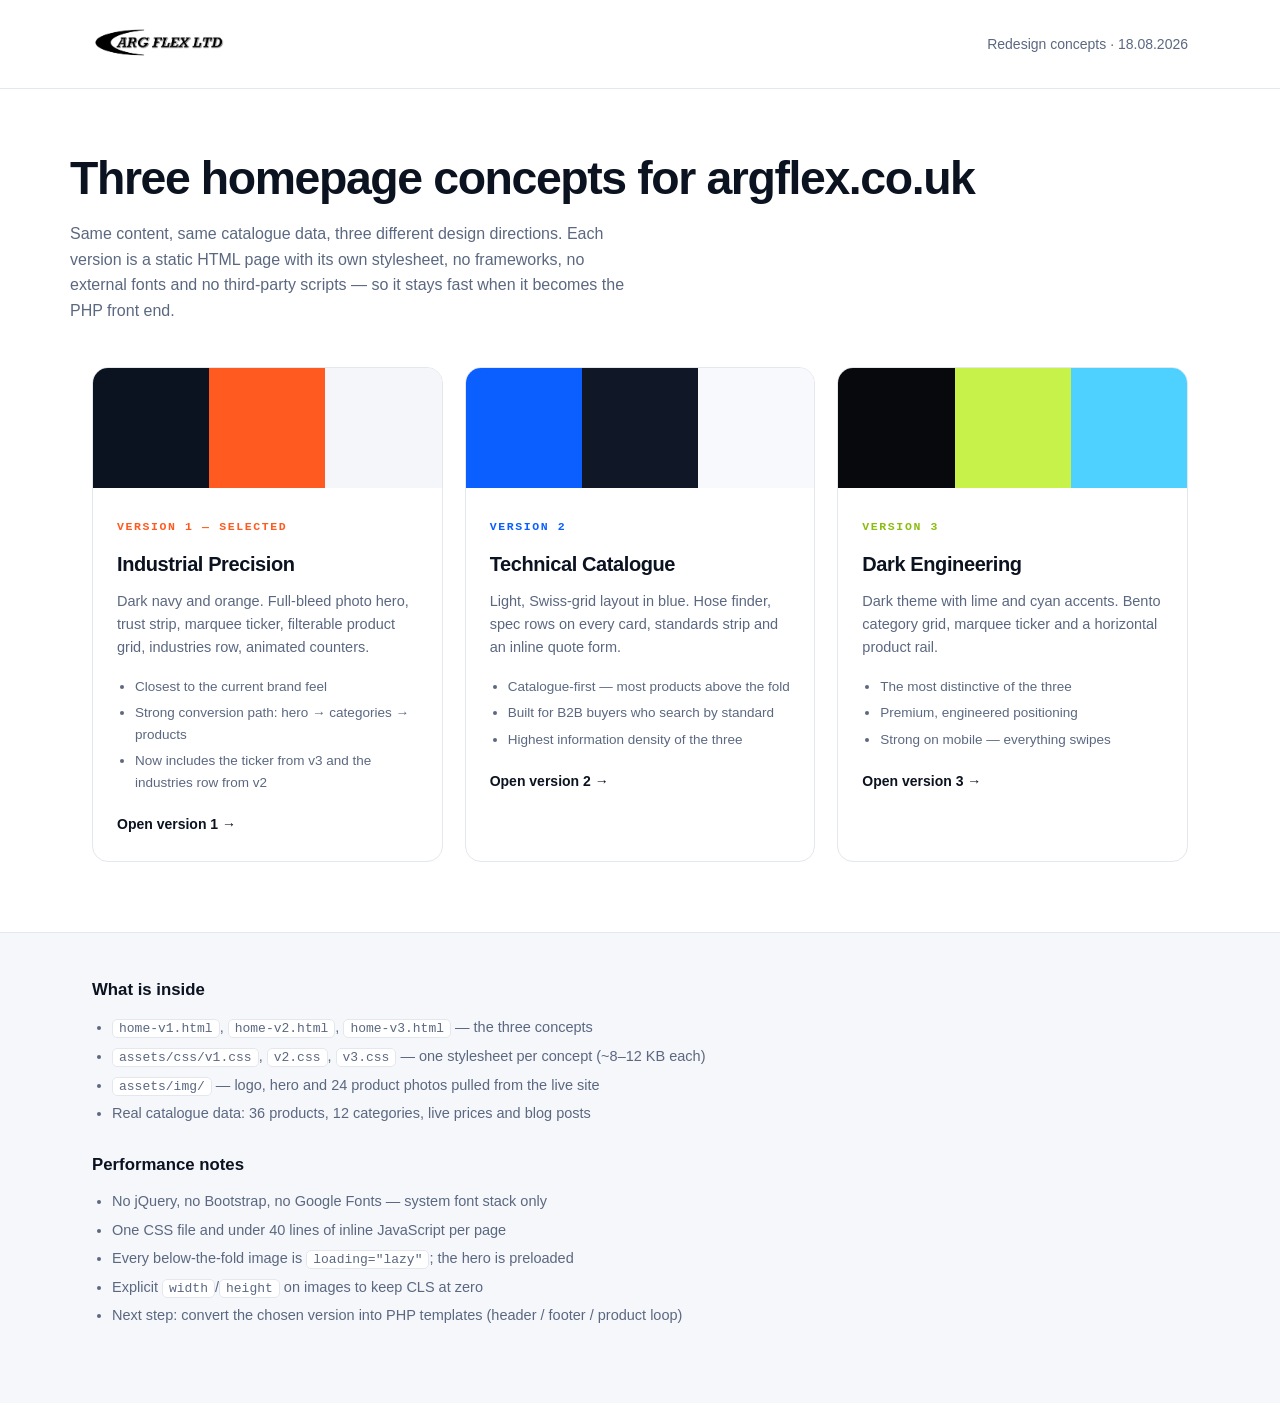
<file: index.html>
<!DOCTYPE html>
<html lang="en">
<head>
<meta charset="utf-8">
<meta name="viewport" content="width=device-width,initial-scale=1">
<title>Arg Flex Ltd — Homepage design concepts</title>
<meta name="robots" content="noindex">
<style>
*,*::before,*::after{box-sizing:border-box}
:root{--ink:#0b1220;--mute:#5b6880;--line:#e3e7ee;--soft:#f5f7fa;
  --f:-apple-system,BlinkMacSystemFont,"Segoe UI",Roboto,Arial,sans-serif}
body{margin:0;font-family:var(--f);color:var(--ink);background:#fff;line-height:1.6}
.w{max-width:1140px;margin:0 auto;padding:0 22px}
header{border-bottom:1px solid var(--line);padding:26px 0}
header .w{display:flex;align-items:center;justify-content:space-between;gap:20px;flex-wrap:wrap}
header img{height:36px}
.hero{padding:64px 0 44px}
h1{font-size:clamp(2rem,4vw,2.9rem);letter-spacing:-.03em;margin:0 0 16px;line-height:1.12}
.hero p{color:var(--mute);max-width:64ch;margin:0}
.grid{display:grid;grid-template-columns:repeat(3,1fr);gap:22px;padding-bottom:70px}
.c{border:1px solid var(--line);border-radius:16px;overflow:hidden;display:flex;flex-direction:column;transition:.2s;
  text-decoration:none;color:inherit}
.c:hover{box-shadow:0 14px 40px -18px rgba(11,18,32,.35);transform:translateY(-4px)}
.sw{height:120px;display:flex}
.sw span{flex:1}
.b{padding:24px}
.n{font:700 11.5px ui-monospace,Menlo,monospace;letter-spacing:.14em;text-transform:uppercase;color:#ff5a1f}
.c:nth-child(2) .n{color:#0b5fff}.c:nth-child(3) .n{color:#8bbd10}
h2{font-size:1.25rem;margin:10px 0 10px;letter-spacing:-.02em}
.b p{color:var(--mute);font-size:14.5px;margin:0 0 16px}
ul{margin:0 0 18px;padding-left:18px;color:var(--mute);font-size:13.5px}
li{margin-bottom:5px}
.go{font-weight:700;font-size:14px;display:inline-flex;gap:7px;align-items:center}
.note{background:var(--soft);border-top:1px solid var(--line);padding:44px 0 60px}
.note h3{margin:0 0 12px;font-size:1.05rem}
.note ul{color:var(--mute);font-size:14.5px;padding-left:20px}
code{background:#fff;border:1px solid var(--line);border-radius:5px;padding:1px 6px;font-size:13px}
@media(max-width:900px){.grid{grid-template-columns:1fr}}
</style>
</head>
<body>

<header>
  <div class="w">
    <img src="assets/img/site/logo.png" alt="Arg Flex Ltd">
    <span style="color:var(--mute);font-size:14px">Redesign concepts · 18.08.2026</span>
  </div>
</header>

<div class="w hero">
  <h1>Three homepage concepts for argflex.co.uk</h1>
  <p>Same content, same catalogue data, three different design directions. Each version is a static HTML page with its own stylesheet, no frameworks, no external fonts and no third-party scripts — so it stays fast when it becomes the PHP front end.</p>
</div>

<div class="w grid">
  <a class="c" href="home-v1.html">
    <div class="sw"><span style="background:#0b1220"></span><span style="background:#ff5a1f"></span><span style="background:#f4f6fa"></span></div>
    <div class="b">
      <span class="n">Version 1 — selected</span>
      <h2>Industrial Precision</h2>
      <p>Dark navy and orange. Full-bleed photo hero, trust strip, marquee ticker, filterable product grid, industries row, animated counters.</p>
      <ul>
        <li>Closest to the current brand feel</li>
        <li>Strong conversion path: hero → categories → products</li>
        <li>Now includes the ticker from v3 and the industries row from v2</li>
      </ul>
      <span class="go">Open version 1 →</span>
    </div>
  </a>

  <a class="c" href="home-v2.html">
    <div class="sw"><span style="background:#0b5fff"></span><span style="background:#101828"></span><span style="background:#f8f9fc"></span></div>
    <div class="b">
      <span class="n">Version 2</span>
      <h2>Technical Catalogue</h2>
      <p>Light, Swiss-grid layout in blue. Hose finder, spec rows on every card, standards strip and an inline quote form.</p>
      <ul>
        <li>Catalogue-first — most products above the fold</li>
        <li>Built for B2B buyers who search by standard</li>
        <li>Highest information density of the three</li>
      </ul>
      <span class="go">Open version 2 →</span>
    </div>
  </a>

  <a class="c" href="home-v3.html">
    <div class="sw"><span style="background:#08090c"></span><span style="background:#c6f24a"></span><span style="background:#4fd1ff"></span></div>
    <div class="b">
      <span class="n">Version 3</span>
      <h2>Dark Engineering</h2>
      <p>Dark theme with lime and cyan accents. Bento category grid, marquee ticker and a horizontal product rail.</p>
      <ul>
        <li>The most distinctive of the three</li>
        <li>Premium, engineered positioning</li>
        <li>Strong on mobile — everything swipes</li>
      </ul>
      <span class="go">Open version 3 →</span>
    </div>
  </a>
</div>

<div class="note">
  <div class="w">
    <h3>What is inside</h3>
    <ul>
      <li><code>home-v1.html</code>, <code>home-v2.html</code>, <code>home-v3.html</code> — the three concepts</li>
      <li><code>assets/css/v1.css</code>, <code>v2.css</code>, <code>v3.css</code> — one stylesheet per concept (~8–12 KB each)</li>
      <li><code>assets/img/</code> — logo, hero and 24 product photos pulled from the live site</li>
      <li>Real catalogue data: 36 products, 12 categories, live prices and blog posts</li>
    </ul>
    <h3 style="margin-top:26px">Performance notes</h3>
    <ul>
      <li>No jQuery, no Bootstrap, no Google Fonts — system font stack only</li>
      <li>One CSS file and under 40 lines of inline JavaScript per page</li>
      <li>Every below-the-fold image is <code>loading="lazy"</code>; the hero is preloaded</li>
      <li>Explicit <code>width</code>/<code>height</code> on images to keep CLS at zero</li>
      <li>Next step: convert the chosen version into PHP templates (header / footer / product loop)</li>
    </ul>
  </div>
</div>

</body>
</html>
</file>
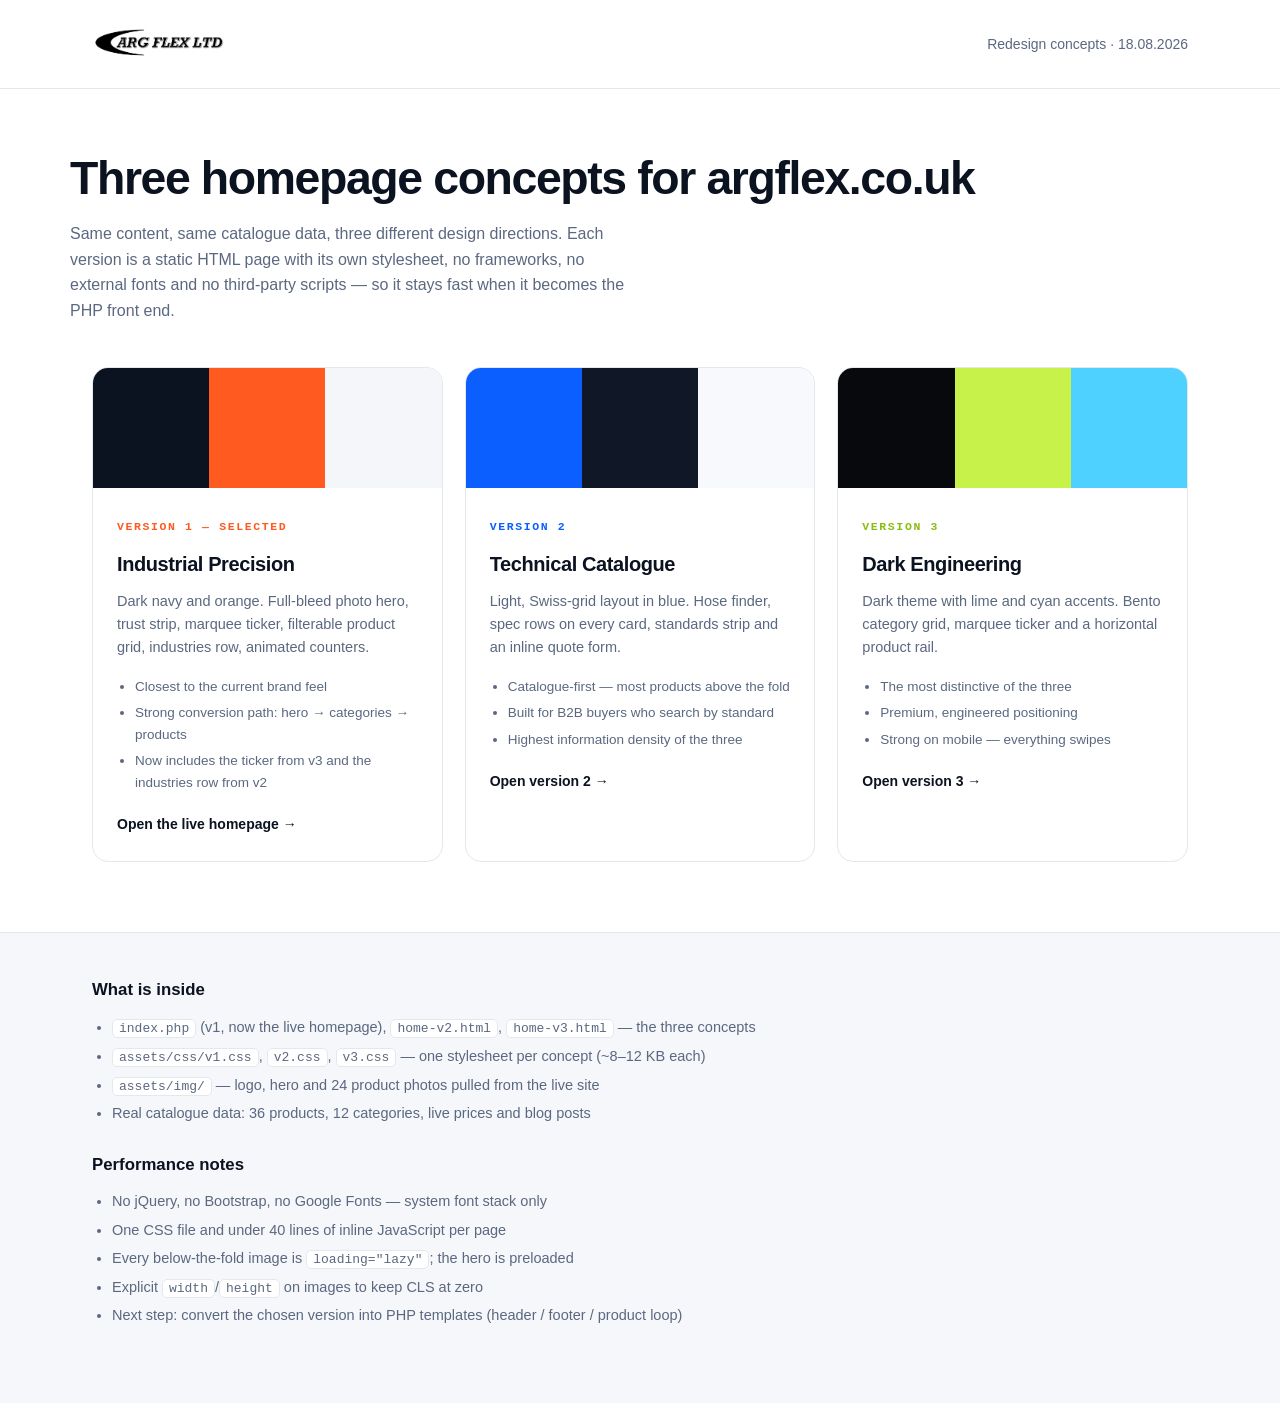
<file: concepts.html>
<!DOCTYPE html>
<html lang="en">
<head>
<meta charset="utf-8">
<meta name="viewport" content="width=device-width,initial-scale=1">
<title>Arg Flex Ltd — Homepage design concepts</title>
<link rel="icon" href="assets/img/favicon/fav-32x32.png" sizes="32x32">
<link rel="icon" href="assets/img/favicon/fav-192x192.png" sizes="192x192">
<meta name="robots" content="noindex">
<style>
*,*::before,*::after{box-sizing:border-box}
:root{--ink:#0b1220;--mute:#5b6880;--line:#e3e7ee;--soft:#f5f7fa;
  --f:-apple-system,BlinkMacSystemFont,"Segoe UI",Roboto,Arial,sans-serif}
body{margin:0;font-family:var(--f);color:var(--ink);background:#fff;line-height:1.6}
.w{max-width:1140px;margin:0 auto;padding:0 22px}
header{border-bottom:1px solid var(--line);padding:26px 0}
header .w{display:flex;align-items:center;justify-content:space-between;gap:20px;flex-wrap:wrap}
header img{height:36px}
.hero{padding:64px 0 44px}
h1{font-size:clamp(2rem,4vw,2.9rem);letter-spacing:-.03em;margin:0 0 16px;line-height:1.12}
.hero p{color:var(--mute);max-width:64ch;margin:0}
.grid{display:grid;grid-template-columns:repeat(3,1fr);gap:22px;padding-bottom:70px}
.c{border:1px solid var(--line);border-radius:16px;overflow:hidden;display:flex;flex-direction:column;transition:.2s;
  text-decoration:none;color:inherit}
.c:hover{box-shadow:0 14px 40px -18px rgba(11,18,32,.35);transform:translateY(-4px)}
.sw{height:120px;display:flex}
.sw span{flex:1}
.b{padding:24px}
.n{font:700 11.5px ui-monospace,Menlo,monospace;letter-spacing:.14em;text-transform:uppercase;color:#ff5a1f}
.c:nth-child(2) .n{color:#0b5fff}.c:nth-child(3) .n{color:#8bbd10}
h2{font-size:1.25rem;margin:10px 0 10px;letter-spacing:-.02em}
.b p{color:var(--mute);font-size:14.5px;margin:0 0 16px}
ul{margin:0 0 18px;padding-left:18px;color:var(--mute);font-size:13.5px}
li{margin-bottom:5px}
.go{font-weight:700;font-size:14px;display:inline-flex;gap:7px;align-items:center}
.note{background:var(--soft);border-top:1px solid var(--line);padding:44px 0 60px}
.note h3{margin:0 0 12px;font-size:1.05rem}
.note ul{color:var(--mute);font-size:14.5px;padding-left:20px}
code{background:#fff;border:1px solid var(--line);border-radius:5px;padding:1px 6px;font-size:13px}
@media(max-width:900px){.grid{grid-template-columns:1fr}}
</style>
</head>
<body>

<header>
  <div class="w">
    <img src="assets/img/site/logo.png" alt="Arg Flex Ltd">
    <span style="color:var(--mute);font-size:14px">Redesign concepts · 18.08.2026</span>
  </div>
</header>

<div class="w hero">
  <h1>Three homepage concepts for argflex.co.uk</h1>
  <p>Same content, same catalogue data, three different design directions. Each version is a static HTML page with its own stylesheet, no frameworks, no external fonts and no third-party scripts — so it stays fast when it becomes the PHP front end.</p>
</div>

<div class="w grid">
  <a class="c" href="/">
    <div class="sw"><span style="background:#0b1220"></span><span style="background:#ff5a1f"></span><span style="background:#f4f6fa"></span></div>
    <div class="b">
      <span class="n">Version 1 — selected</span>
      <h2>Industrial Precision</h2>
      <p>Dark navy and orange. Full-bleed photo hero, trust strip, marquee ticker, filterable product grid, industries row, animated counters.</p>
      <ul>
        <li>Closest to the current brand feel</li>
        <li>Strong conversion path: hero → categories → products</li>
        <li>Now includes the ticker from v3 and the industries row from v2</li>
      </ul>
      <span class="go">Open the live homepage →</span>
    </div>
  </a>

  <a class="c" href="home-v2.html">
    <div class="sw"><span style="background:#0b5fff"></span><span style="background:#101828"></span><span style="background:#f8f9fc"></span></div>
    <div class="b">
      <span class="n">Version 2</span>
      <h2>Technical Catalogue</h2>
      <p>Light, Swiss-grid layout in blue. Hose finder, spec rows on every card, standards strip and an inline quote form.</p>
      <ul>
        <li>Catalogue-first — most products above the fold</li>
        <li>Built for B2B buyers who search by standard</li>
        <li>Highest information density of the three</li>
      </ul>
      <span class="go">Open version 2 →</span>
    </div>
  </a>

  <a class="c" href="home-v3.html">
    <div class="sw"><span style="background:#08090c"></span><span style="background:#c6f24a"></span><span style="background:#4fd1ff"></span></div>
    <div class="b">
      <span class="n">Version 3</span>
      <h2>Dark Engineering</h2>
      <p>Dark theme with lime and cyan accents. Bento category grid, marquee ticker and a horizontal product rail.</p>
      <ul>
        <li>The most distinctive of the three</li>
        <li>Premium, engineered positioning</li>
        <li>Strong on mobile — everything swipes</li>
      </ul>
      <span class="go">Open version 3 →</span>
    </div>
  </a>
</div>

<div class="note">
  <div class="w">
    <h3>What is inside</h3>
    <ul>
      <li><code>index.php</code> (v1, now the live homepage), <code>home-v2.html</code>, <code>home-v3.html</code> — the three concepts</li>
      <li><code>assets/css/v1.css</code>, <code>v2.css</code>, <code>v3.css</code> — one stylesheet per concept (~8–12 KB each)</li>
      <li><code>assets/img/</code> — logo, hero and 24 product photos pulled from the live site</li>
      <li>Real catalogue data: 36 products, 12 categories, live prices and blog posts</li>
    </ul>
    <h3 style="margin-top:26px">Performance notes</h3>
    <ul>
      <li>No jQuery, no Bootstrap, no Google Fonts — system font stack only</li>
      <li>One CSS file and under 40 lines of inline JavaScript per page</li>
      <li>Every below-the-fold image is <code>loading="lazy"</code>; the hero is preloaded</li>
      <li>Explicit <code>width</code>/<code>height</code> on images to keep CLS at zero</li>
      <li>Next step: convert the chosen version into PHP templates (header / footer / product loop)</li>
    </ul>
  </div>
</div>

</body>
</html>
</file>
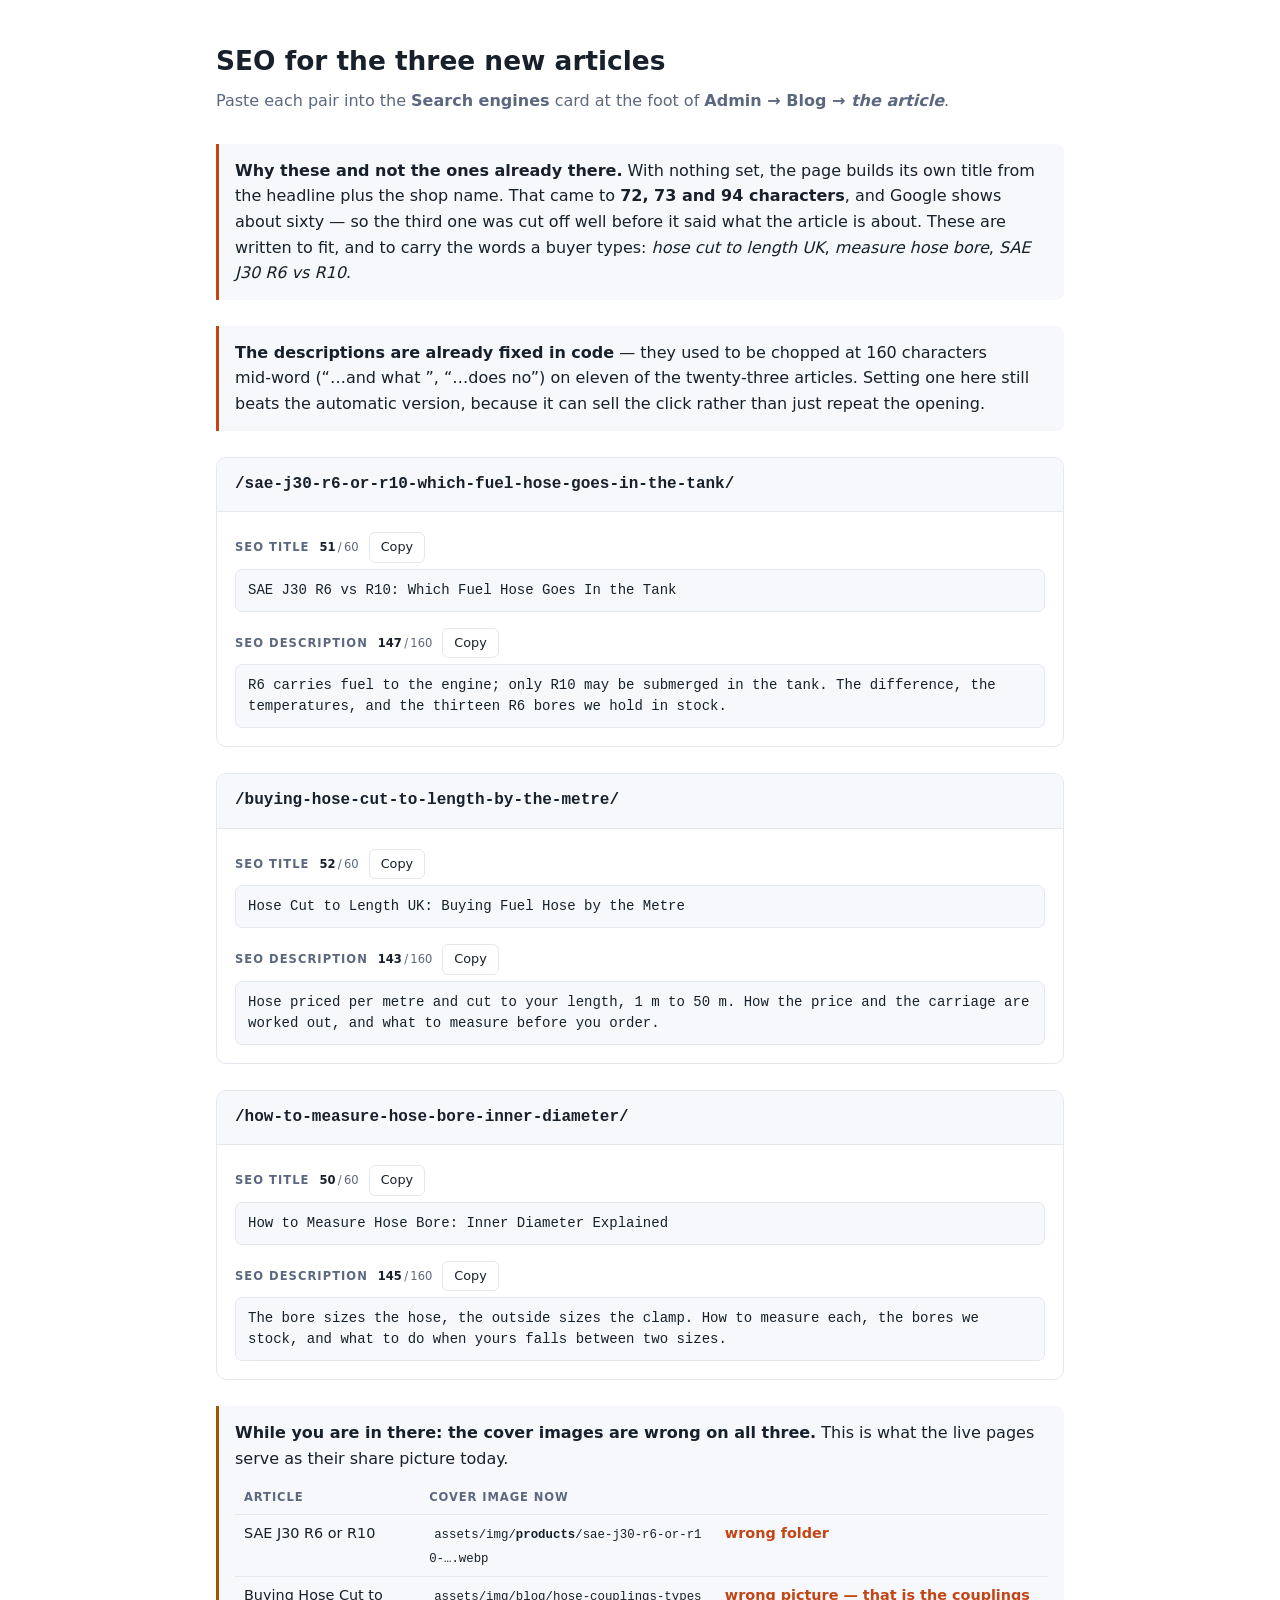
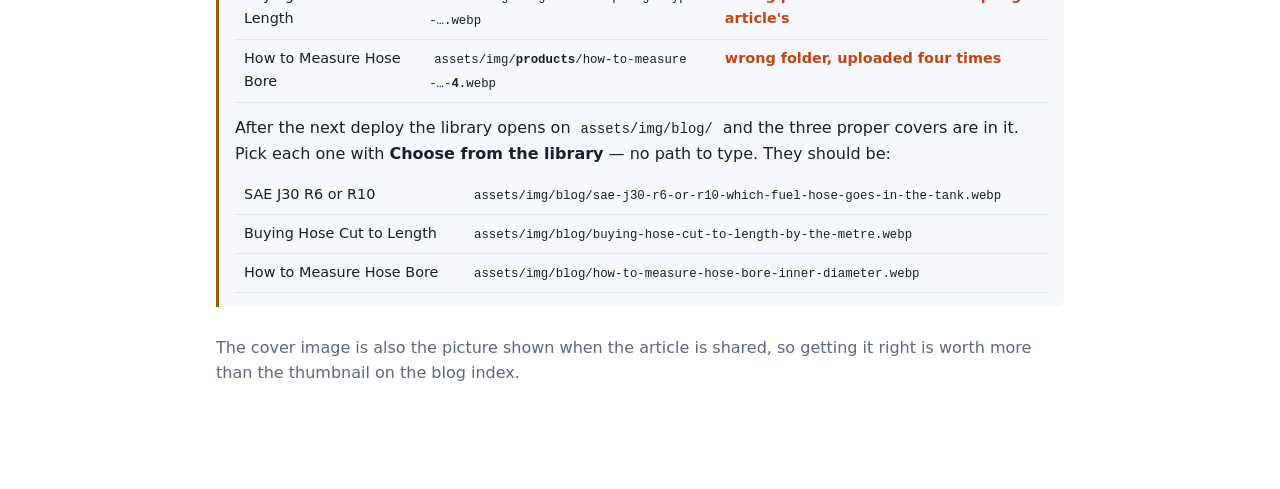
<file: .data/new-articles-seo.html>
<!DOCTYPE html>
<html lang="en">
<head>
<meta charset="utf-8">
<title>SEO for the new articles</title>
<meta name="viewport" content="width=device-width,initial-scale=1">
<style>
  :root{--ink:#17202b;--dim:#5b6880;--line:#e3e8ef;--bg:#fff;--soft:#f6f8fb;--brand:#c34515;--warn:#9a5b00}
  @media (prefers-color-scheme: dark){:root:not([data-theme="light"]){
    --ink:#e8edf4;--dim:#9aa7ba;--line:#2a3340;--bg:#131820;--soft:#1a212b;--brand:#ff7a45;--warn:#e0a650}}
  :root[data-theme="dark"]{--ink:#e8edf4;--dim:#9aa7ba;--line:#2a3340;--bg:#131820;--soft:#1a212b;--brand:#ff7a45;--warn:#e0a650}
  *{box-sizing:border-box}
  body{margin:0;background:var(--bg);color:var(--ink);
       font:16px/1.6 ui-sans-serif,system-ui,-apple-system,"Segoe UI",Roboto,sans-serif}
  .wrap{max-width:880px;margin:0 auto;padding:40px 16px 80px}
  h1{font-size:1.65rem;margin:0 0 6px}
  .sub{color:var(--dim);margin:0 0 30px}
  .note{background:var(--soft);border-left:3px solid var(--brand);border-radius:0 8px 8px 0;
        padding:14px 16px;margin:0 0 26px}
  .note.warn{border-left-color:var(--warn)}
  .art{border:1px solid var(--line);border-radius:10px;margin:0 0 26px;overflow:hidden}
  .art>h2{margin:0;padding:14px 18px;background:var(--soft);font-size:1rem;
          border-bottom:1px solid var(--line);font-family:ui-monospace,Consolas,monospace}
  .fields{padding:4px 18px 18px}
  .f{margin:16px 0 0}
  .f>.row{display:flex;gap:10px;align-items:baseline;margin:0 0 6px;flex-wrap:wrap}
  .f label{font-size:.72rem;letter-spacing:.09em;text-transform:uppercase;color:var(--dim);font-weight:700}
  .len{font-size:.72rem;color:var(--dim)}
  .len b{color:var(--ink)}
  .val{background:var(--soft);border:1px solid var(--line);border-radius:7px;padding:10px 12px;
       font:14px/1.5 ui-monospace,SFMono-Regular,Consolas,monospace;white-space:pre-wrap;word-break:break-word}
  button{font:inherit;font-size:.8rem;padding:4px 11px;border:1px solid var(--line);
         border-radius:6px;background:var(--bg);color:var(--ink);cursor:pointer}
  button:hover{border-color:var(--brand);color:var(--brand)}
  table{border-collapse:collapse;width:100%;margin:10px 0 0;font-size:.9rem}
  th,td{text-align:left;padding:7px 9px;border-bottom:1px solid var(--line);vertical-align:top}
  th{font-size:.72rem;letter-spacing:.08em;text-transform:uppercase;color:var(--dim)}
  code{background:var(--soft);padding:1px 5px;border-radius:4px;font-size:.86em;word-break:break-all}
  .ok{color:#1a7f4b;font-weight:600}.bad{color:var(--brand);font-weight:600}
  @media(max-width:600px){.wrap{padding:24px 16px 60px}}
</style>
</head>
<body>
<div class="wrap">
<h1>SEO for the three new articles</h1>
<p class="sub">Paste each pair into the <b>Search engines</b> card at the foot of
<b>Admin&nbsp;&rarr;&nbsp;Blog&nbsp;&rarr;&nbsp;<i>the article</i></b>.</p>

<div class="note">
  <b>Why these and not the ones already there.</b> With nothing set, the page builds its own
  title from the headline plus the shop name. That came to <b>72, 73 and 94 characters</b>, and
  Google shows about sixty &mdash; so the third one was cut off well before it said what the
  article is about. These are written to fit, and to carry the words a buyer types:
  <i>hose cut to length UK</i>, <i>measure hose bore</i>, <i>SAE J30 R6 vs R10</i>.
</div>

<div class="note">
  <b>The descriptions are already fixed in code</b> &mdash; they used to be chopped at 160
  characters mid&#8209;word (&ldquo;&hellip;and what&nbsp;&rdquo;, &ldquo;&hellip;does no&rdquo;)
  on eleven of the twenty&#8209;three articles. Setting one here still beats the automatic
  version, because it can sell the click rather than just repeat the opening.
</div>

<div class="art">
<h2>/sae-j30-r6-or-r10-which-fuel-hose-goes-in-the-tank/</h2>
<div class="fields">
  <div class="f"><div class="row"><label>SEO title</label>
    <span class="len"><b>51</b>&thinsp;/&thinsp;60</span><button data-c="t1">Copy</button></div>
    <div class="val" id="t1">SAE J30 R6 vs R10: Which Fuel Hose Goes In the Tank</div></div>
  <div class="f"><div class="row"><label>SEO description</label>
    <span class="len"><b>147</b>&thinsp;/&thinsp;160</span><button data-c="d1">Copy</button></div>
    <div class="val" id="d1">R6 carries fuel to the engine; only R10 may be submerged in the tank. The difference, the temperatures, and the thirteen R6 bores we hold in stock.</div></div>
</div>
</div>

<div class="art">
<h2>/buying-hose-cut-to-length-by-the-metre/</h2>
<div class="fields">
  <div class="f"><div class="row"><label>SEO title</label>
    <span class="len"><b>52</b>&thinsp;/&thinsp;60</span><button data-c="t2">Copy</button></div>
    <div class="val" id="t2">Hose Cut to Length UK: Buying Fuel Hose by the Metre</div></div>
  <div class="f"><div class="row"><label>SEO description</label>
    <span class="len"><b>143</b>&thinsp;/&thinsp;160</span><button data-c="d2">Copy</button></div>
    <div class="val" id="d2">Hose priced per metre and cut to your length, 1 m to 50 m. How the price and the carriage are worked out, and what to measure before you order.</div></div>
</div>
</div>

<div class="art">
<h2>/how-to-measure-hose-bore-inner-diameter/</h2>
<div class="fields">
  <div class="f"><div class="row"><label>SEO title</label>
    <span class="len"><b>50</b>&thinsp;/&thinsp;60</span><button data-c="t3">Copy</button></div>
    <div class="val" id="t3">How to Measure Hose Bore: Inner Diameter Explained</div></div>
  <div class="f"><div class="row"><label>SEO description</label>
    <span class="len"><b>145</b>&thinsp;/&thinsp;160</span><button data-c="d3">Copy</button></div>
    <div class="val" id="d3">The bore sizes the hose, the outside sizes the clamp. How to measure each, the bores we stock, and what to do when yours falls between two sizes.</div></div>
</div>
</div>

<div class="note warn">
  <b>While you are in there: the cover images are wrong on all three.</b> This is what the live
  pages serve as their share picture today.
  <table>
    <tr><th>Article</th><th>Cover image now</th><th></th></tr>
    <tr><td>SAE J30 R6 or R10</td>
        <td><code>assets/img/<b>products</b>/sae-j30-r6-or-r10-&hellip;.webp</code></td>
        <td class="bad">wrong folder</td></tr>
    <tr><td>Buying Hose Cut to Length</td>
        <td><code>assets/img/blog/hose-couplings-types-&hellip;.webp</code></td>
        <td class="bad">wrong picture &mdash; that is the couplings article's</td></tr>
    <tr><td>How to Measure Hose Bore</td>
        <td><code>assets/img/<b>products</b>/how-to-measure-&hellip;-<b>4</b>.webp</code></td>
        <td class="bad">wrong folder, uploaded four times</td></tr>
  </table>
  <p style="margin:12px 0 0">After the next deploy the library opens on <code>assets/img/blog/</code>
  and the three proper covers are in it. Pick each one with <b>Choose from the library</b> &mdash;
  no path to type. They should be:</p>
  <table>
    <tr><td>SAE J30 R6 or R10</td><td><code>assets/img/blog/sae-j30-r6-or-r10-which-fuel-hose-goes-in-the-tank.webp</code></td></tr>
    <tr><td>Buying Hose Cut to Length</td><td><code>assets/img/blog/buying-hose-cut-to-length-by-the-metre.webp</code></td></tr>
    <tr><td>How to Measure Hose Bore</td><td><code>assets/img/blog/how-to-measure-hose-bore-inner-diameter.webp</code></td></tr>
  </table>
</div>

<p class="sub" style="margin-top:28px">The cover image is also the picture shown when the article
is shared, so getting it right is worth more than the thumbnail on the blog index.</p>
</div>

<script>
  document.querySelectorAll('button[data-c]').forEach(function (b) {
    b.addEventListener('click', function () {
      var el = document.getElementById(b.dataset.c);
      navigator.clipboard.writeText(el.innerText).then(function () {
        var was = b.textContent; b.textContent = 'Copied';
        setTimeout(function () { b.textContent = was; }, 1200);
      }, function () {
        var r = document.createRange(); r.selectNodeContents(el);
        var s = getSelection(); s.removeAllRanges(); s.addRange(r);
      });
    });
  });
</script>
</body>
</html>
</file>
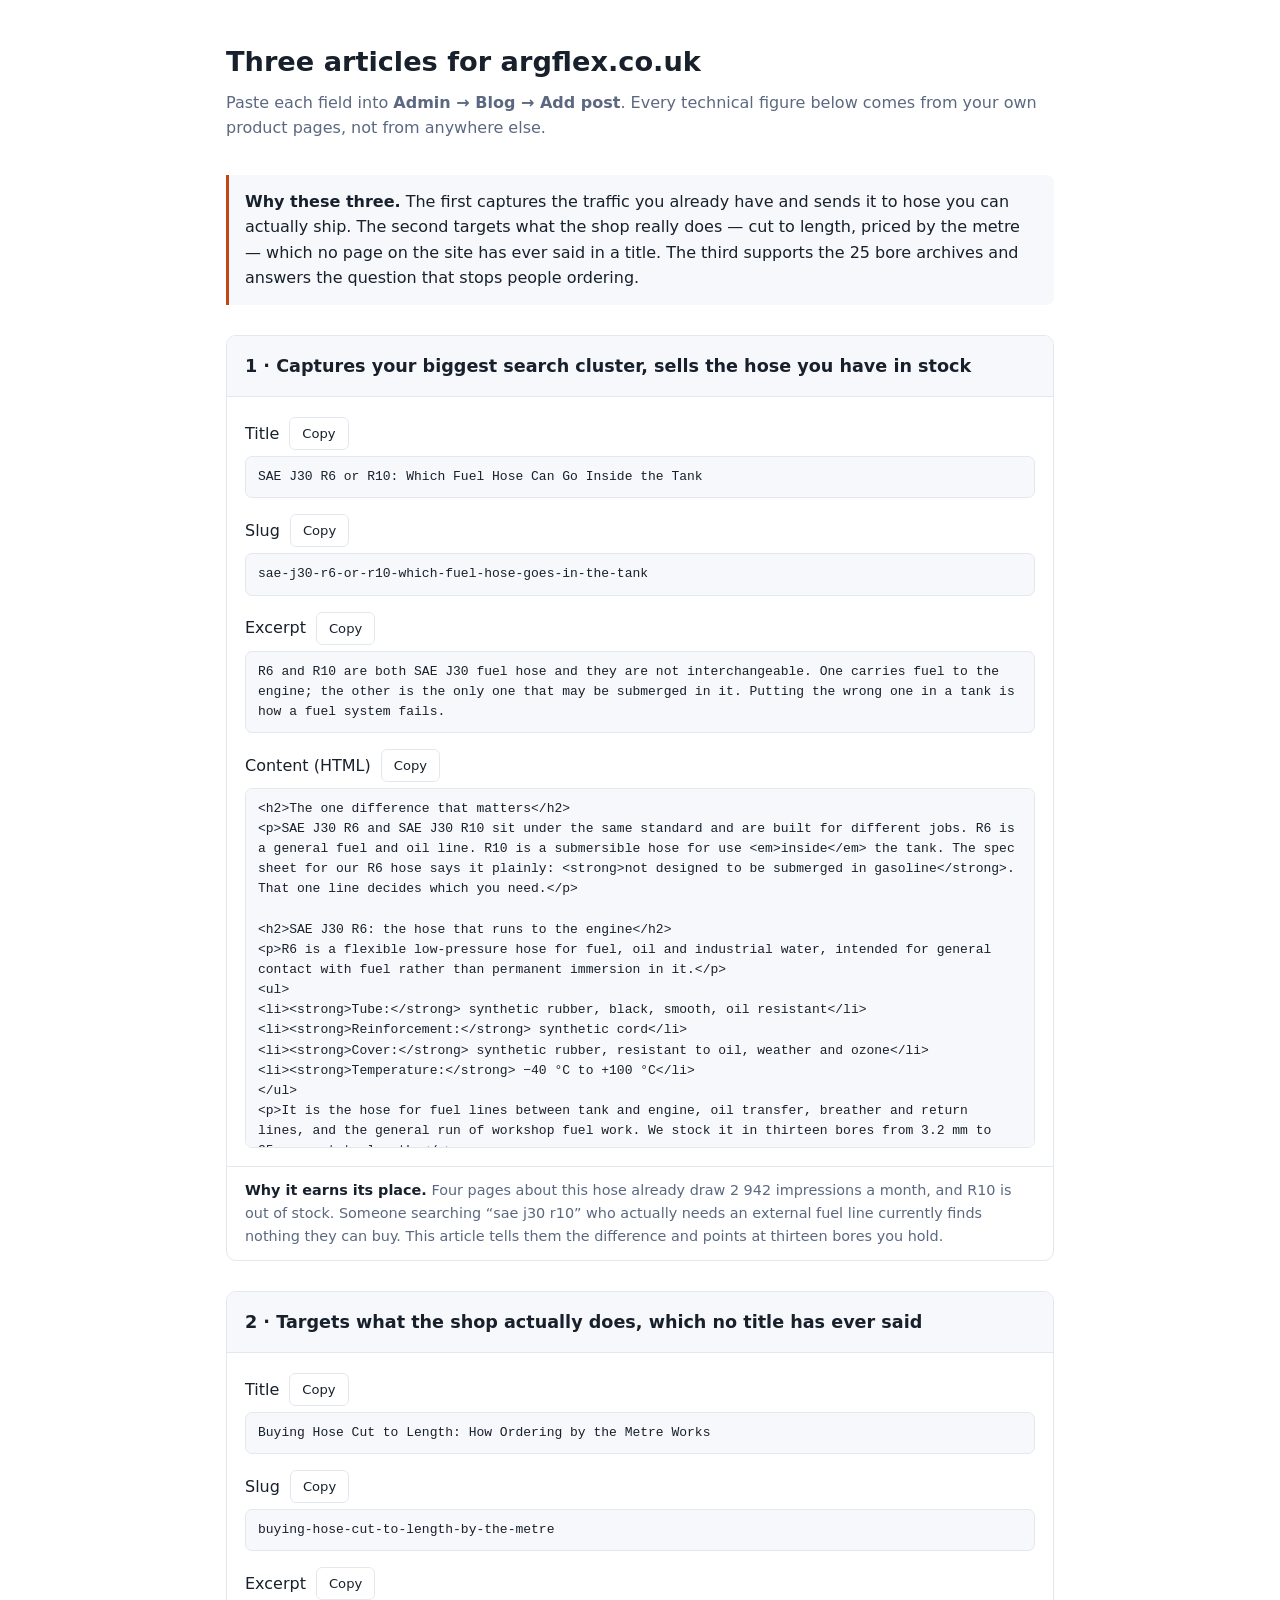
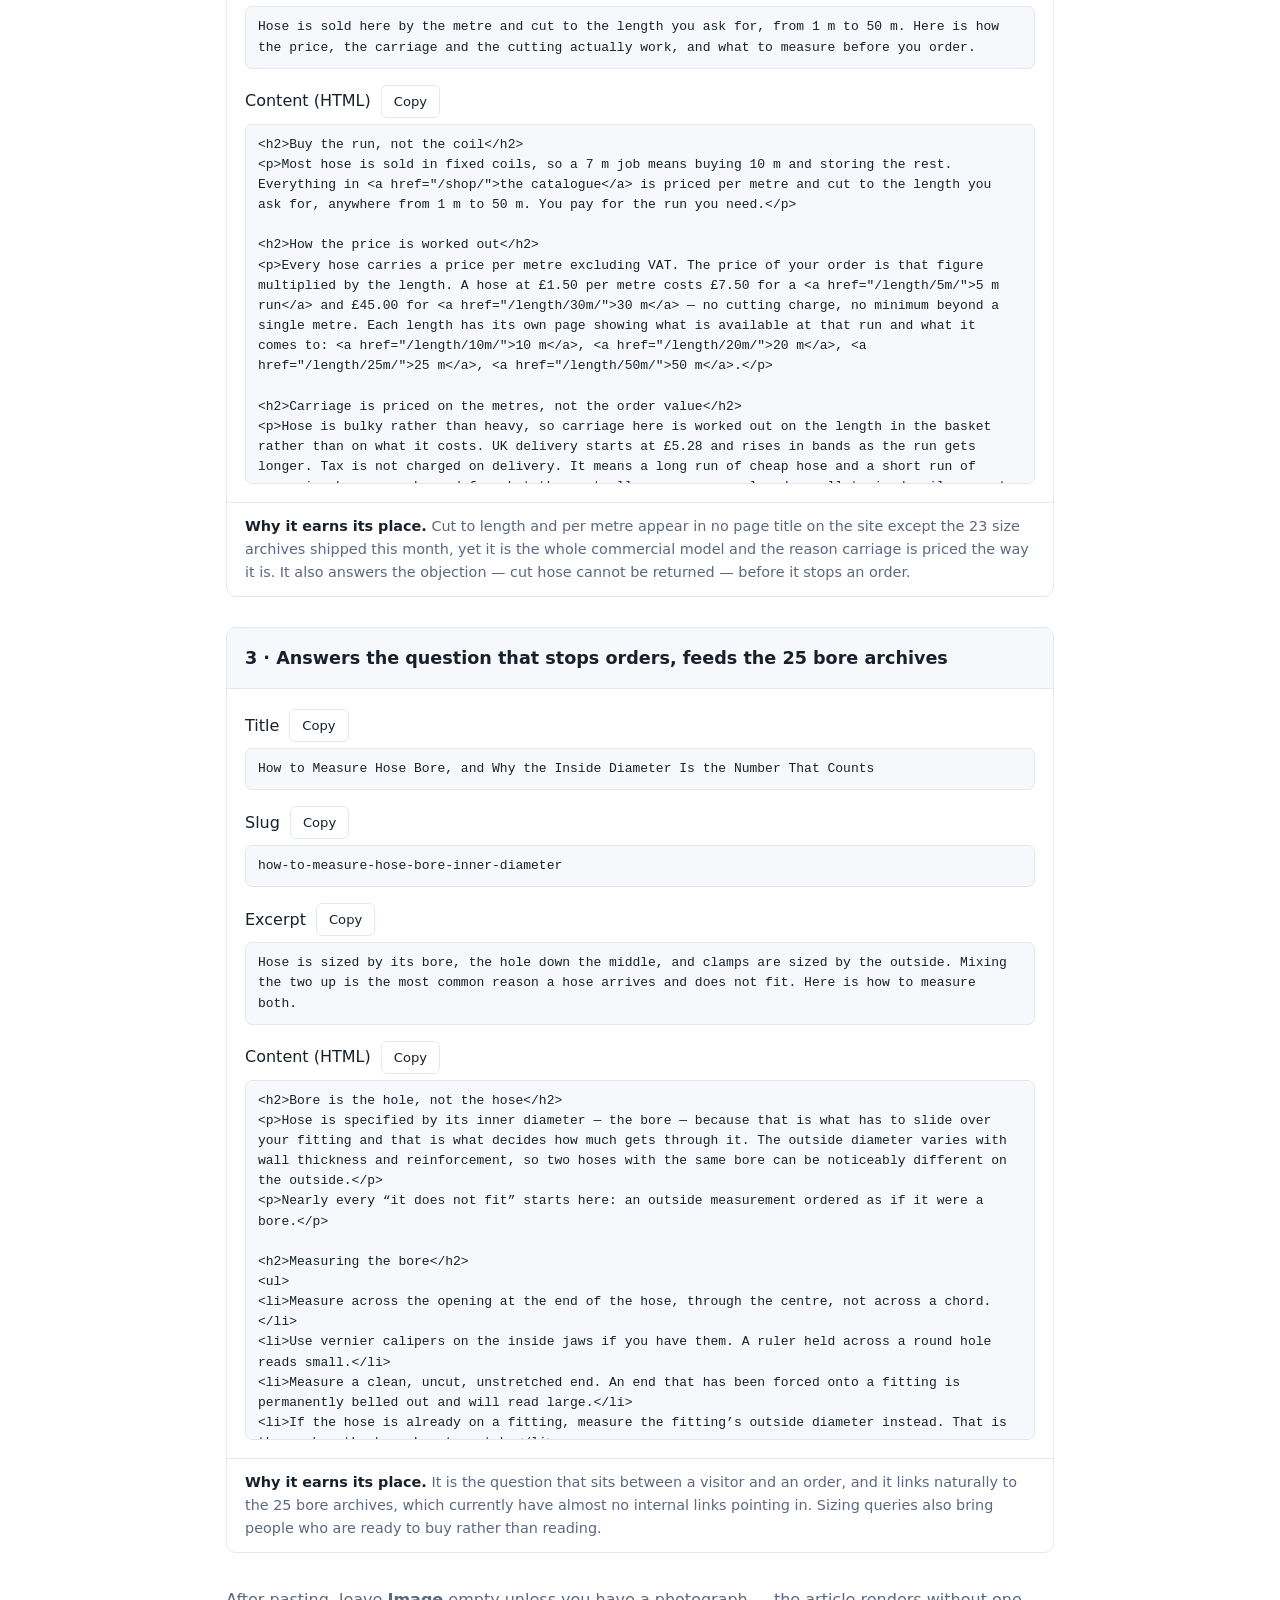
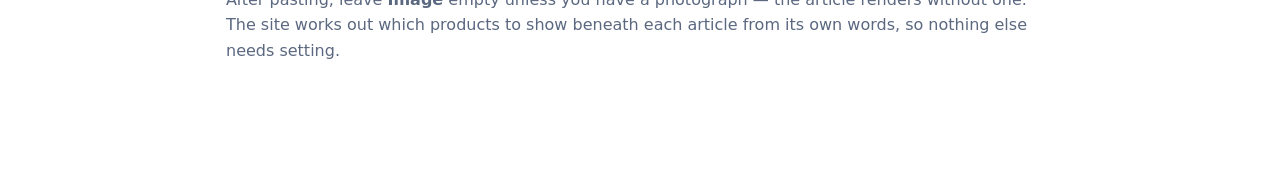
<file: .data/new-articles.html>
<!DOCTYPE html>
<html lang="en">
<head>
<meta charset="utf-8">
<title>Three Articles</title>
<meta name="viewport" content="width=device-width,initial-scale=1">
<style>
  :root{--ink:#17202b;--dim:#5b6880;--line:#e3e8ef;--bg:#fff;--soft:#f6f8fb;--brand:#c34515}
  :root:not([data-theme="light"]){}
  @media (prefers-color-scheme: dark){:root:not([data-theme="light"]){
    --ink:#e8edf4;--dim:#9aa7ba;--line:#2a3340;--bg:#131820;--soft:#1a212b;--brand:#ff7a45}}
  :root[data-theme="dark"]{--ink:#e8edf4;--dim:#9aa7ba;--line:#2a3340;--bg:#131820;--soft:#1a212b;--brand:#ff7a45}
  *{box-sizing:border-box}
  body{margin:0;background:var(--bg);color:var(--ink);
       font:16px/1.6 ui-sans-serif,system-ui,-apple-system,"Segoe UI",Roboto,sans-serif}
  .wrap{max-width:860px;margin:0 auto;padding:40px 16px 80px}
  h1{font-size:1.7rem;margin:0 0 6px}
  .sub{color:var(--dim);margin:0 0 34px}
  .art{border:1px solid var(--line);border-radius:10px;margin:0 0 30px;overflow:hidden}
  .art>h2{margin:0;padding:16px 18px;background:var(--soft);font-size:1.1rem;
          border-bottom:1px solid var(--line)}
  .fields{padding:4px 18px 18px}
  .f{margin:16px 0 0}
  .f>label{display:block;font-size:.72rem;letter-spacing:.09em;text-transform:uppercase;
           color:var(--dim);margin:0 0 6px;font-weight:700}
  .f .val{background:var(--soft);border:1px solid var(--line);border-radius:7px;
          padding:10px 12px;font:13px/1.55 ui-monospace,SFMono-Regular,Consolas,monospace;
          white-space:pre-wrap;word-break:break-word;max-height:360px;overflow:auto}
  .row{display:flex;gap:10px;align-items:center;margin:0 0 6px;flex-wrap:wrap}
  button{font:inherit;font-size:.82rem;padding:5px 12px;border:1px solid var(--line);
         border-radius:6px;background:var(--bg);color:var(--ink);cursor:pointer}
  button:hover{border-color:var(--brand);color:var(--brand)}
  .why{padding:12px 18px;border-top:1px solid var(--line);color:var(--dim);font-size:.9rem}
  .why b{color:var(--ink)}
  code{background:var(--soft);padding:1px 5px;border-radius:4px;font-size:.88em}
  .note{background:var(--soft);border-left:3px solid var(--brand);border-radius:0 8px 8px 0;
        padding:14px 16px;margin:0 0 30px}
  @media(max-width:600px){.wrap{padding:24px 16px 60px}}
</style>
</head>
<body>
<div class="wrap">
<h1>Three articles for argflex.co.uk</h1>
<p class="sub">Paste each field into <b>Admin → Blog → Add post</b>. Every technical figure below
comes from your own product pages, not from anywhere else.</p>

<div class="note">
  <b>Why these three.</b> The first captures the traffic you already have and sends it to hose you
  can actually ship. The second targets what the shop really does — cut to length, priced by the
  metre — which no page on the site has ever said in a title. The third supports the 25 bore
  archives and answers the question that stops people ordering.
</div>

<div class="art">
<h2>1 &middot; Captures your biggest search cluster, sells the hose you have in stock</h2>
<div class="fields">

<div class="f"><div class="row"><label>Title</label><button data-c="t1">Copy</button></div>
<div class="val" id="t1">SAE J30 R6 or R10: Which Fuel Hose Can Go Inside the Tank</div></div>

<div class="f"><div class="row"><label>Slug</label><button data-c="s1">Copy</button></div>
<div class="val" id="s1">sae-j30-r6-or-r10-which-fuel-hose-goes-in-the-tank</div></div>

<div class="f"><div class="row"><label>Excerpt</label><button data-c="e1">Copy</button></div>
<div class="val" id="e1">R6 and R10 are both SAE J30 fuel hose and they are not interchangeable. One carries fuel to the engine; the other is the only one that may be submerged in it. Putting the wrong one in a tank is how a fuel system fails.</div></div>

<div class="f"><div class="row"><label>Content (HTML)</label><button data-c="c1">Copy</button></div>
<div class="val" id="c1">&lt;h2&gt;The one difference that matters&lt;/h2&gt;
&lt;p&gt;SAE J30 R6 and SAE J30 R10 sit under the same standard and are built for different jobs. R6 is a general fuel and oil line. R10 is a submersible hose for use &lt;em&gt;inside&lt;/em&gt; the tank. The spec sheet for our R6 hose says it plainly: &lt;strong&gt;not designed to be submerged in gasoline&lt;/strong&gt;. That one line decides which you need.&lt;/p&gt;

&lt;h2&gt;SAE J30 R6: the hose that runs to the engine&lt;/h2&gt;
&lt;p&gt;R6 is a flexible low-pressure hose for fuel, oil and industrial water, intended for general contact with fuel rather than permanent immersion in it.&lt;/p&gt;
&lt;ul&gt;
&lt;li&gt;&lt;strong&gt;Tube:&lt;/strong&gt; synthetic rubber, black, smooth, oil resistant&lt;/li&gt;
&lt;li&gt;&lt;strong&gt;Reinforcement:&lt;/strong&gt; synthetic cord&lt;/li&gt;
&lt;li&gt;&lt;strong&gt;Cover:&lt;/strong&gt; synthetic rubber, resistant to oil, weather and ozone&lt;/li&gt;
&lt;li&gt;&lt;strong&gt;Temperature:&lt;/strong&gt; &minus;40&nbsp;&deg;C to +100&nbsp;&deg;C&lt;/li&gt;
&lt;/ul&gt;
&lt;p&gt;It is the hose for fuel lines between tank and engine, oil transfer, breather and return lines, and the general run of workshop fuel work. We stock it in thirteen bores from 3.2&nbsp;mm to 25&nbsp;mm, cut to length.&lt;/p&gt;

&lt;h2&gt;SAE J30 R10: the only one that goes in the tank&lt;/h2&gt;
&lt;p&gt;R10 is built for constant immersion. Inside and outside are both rated for permanent contact with fuel, gasoline and other petroleum products, which is what an in-tank pump assembly demands.&lt;/p&gt;
&lt;ul&gt;
&lt;li&gt;&lt;strong&gt;Tube:&lt;/strong&gt; FKM fluoroelastomer with a thermoplastic lining &mdash; low permeation&lt;/li&gt;
&lt;li&gt;&lt;strong&gt;Reinforcement:&lt;/strong&gt; synthetic cord&lt;/li&gt;
&lt;li&gt;&lt;strong&gt;Cover:&lt;/strong&gt; synthetic rubber, fuel and high-temperature resistant&lt;/li&gt;
&lt;li&gt;&lt;strong&gt;Temperature:&lt;/strong&gt; &minus;40&nbsp;&deg;C to +125&nbsp;&deg;C&lt;/li&gt;
&lt;/ul&gt;
&lt;p&gt;The FKM tube is the expensive part and the reason R10 costs several times what R6 costs per metre. It is also the reason it survives where R6 would swell, soften and eventually leak.&lt;/p&gt;

&lt;h2&gt;What goes wrong when R6 is used in a tank&lt;/h2&gt;
&lt;p&gt;R6 is rated for contact with fuel, not for living in it. Submerged, the tube absorbs fuel and swells, the bore closes up, the wall softens, and the hose eventually fails at the clamp. Modern fuels make it worse: ethanol blends are harder on rubber than the petrol the older hose grades were written for. A fuel leak inside a tank is not a leak you notice early.&lt;/p&gt;

&lt;h2&gt;Choosing between them&lt;/h2&gt;
&lt;ul&gt;
&lt;li&gt;&lt;strong&gt;Inside the tank, around the pump or sender&lt;/strong&gt; &mdash; R10, and only R10.&lt;/li&gt;
&lt;li&gt;&lt;strong&gt;Tank to engine, return and breather lines, oil transfer&lt;/strong&gt; &mdash; R6.&lt;/li&gt;
&lt;li&gt;&lt;strong&gt;Fuel and coolant in the same engine bay&lt;/strong&gt; &mdash; DIN 73379 B also handles cooling liquids and carries a heat-resistant textile braid, rated &minus;40&nbsp;&deg;C to +90&nbsp;&deg;C.&lt;/li&gt;
&lt;li&gt;&lt;strong&gt;Fuel injection pressure&lt;/strong&gt; &mdash; neither R6 nor R10 is a high-pressure injection line. Check the working pressure your system needs before ordering.&lt;/li&gt;
&lt;/ul&gt;

&lt;h2&gt;Ordering&lt;/h2&gt;
&lt;p&gt;Both are sold by the metre and cut to the length you ask for, from 1&nbsp;m to 50&nbsp;m. Tell us the bore and the run and we will cut it. If you are not certain which grade your application needs, send us the make, the model and where the hose sits &mdash; it is a short conversation and much cheaper than the wrong hose.&lt;/p&gt;</div></div>
</div>
<div class="why"><b>Why it earns its place.</b> Four pages about this hose already draw 2 942 impressions
a month, and R10 is out of stock. Someone searching &ldquo;sae j30 r10&rdquo; who actually needs an
external fuel line currently finds nothing they can buy. This article tells them the difference and
points at thirteen bores you hold.</div>
</div>

<div class="art">
<h2>2 &middot; Targets what the shop actually does, which no title has ever said</h2>
<div class="fields">

<div class="f"><div class="row"><label>Title</label><button data-c="t2">Copy</button></div>
<div class="val" id="t2">Buying Hose Cut to Length: How Ordering by the Metre Works</div></div>

<div class="f"><div class="row"><label>Slug</label><button data-c="s2">Copy</button></div>
<div class="val" id="s2">buying-hose-cut-to-length-by-the-metre</div></div>

<div class="f"><div class="row"><label>Excerpt</label><button data-c="e2">Copy</button></div>
<div class="val" id="e2">Hose is sold here by the metre and cut to the length you ask for, from 1 m to 50 m. Here is how the price, the carriage and the cutting actually work, and what to measure before you order.</div></div>

<div class="f"><div class="row"><label>Content (HTML)</label><button data-c="c2">Copy</button></div>
<div class="val" id="c2">&lt;h2&gt;Buy the run, not the coil&lt;/h2&gt;
&lt;p&gt;Most hose is sold in fixed coils, so a 7&nbsp;m job means buying 10&nbsp;m and storing the rest. Everything in &lt;a href="/shop/"&gt;the catalogue&lt;/a&gt; is priced per metre and cut to the length you ask for, anywhere from 1&nbsp;m to 50&nbsp;m. You pay for the run you need.&lt;/p&gt;

&lt;h2&gt;How the price is worked out&lt;/h2&gt;
&lt;p&gt;Every hose carries a price per metre excluding VAT. The price of your order is that figure multiplied by the length. A hose at &pound;1.50 per metre costs &pound;7.50 for a &lt;a href="/length/5m/"&gt;5&nbsp;m run&lt;/a&gt; and &pound;45.00 for &lt;a href="/length/30m/"&gt;30&nbsp;m&lt;/a&gt; &mdash; no cutting charge, no minimum beyond a single metre. Each length has its own page showing what is available at that run and what it comes to: &lt;a href="/length/10m/"&gt;10&nbsp;m&lt;/a&gt;, &lt;a href="/length/20m/"&gt;20&nbsp;m&lt;/a&gt;, &lt;a href="/length/25m/"&gt;25&nbsp;m&lt;/a&gt;, &lt;a href="/length/50m/"&gt;50&nbsp;m&lt;/a&gt;.&lt;/p&gt;

&lt;h2&gt;Carriage is priced on the metres, not the order value&lt;/h2&gt;
&lt;p&gt;Hose is bulky rather than heavy, so carriage here is worked out on the length in the basket rather than on what it costs. UK delivery starts at &pound;5.28 and rises in bands as the run gets longer. Tax is not charged on delivery. It means a long run of cheap hose and a short run of expensive hose are charged for what they actually are &mdash; a parcel and a pallet-sized coil are not the same thing to a carrier.&lt;/p&gt;

&lt;h2&gt;What to measure before you order&lt;/h2&gt;
&lt;ul&gt;
&lt;li&gt;&lt;strong&gt;The bore&lt;/strong&gt; &mdash; the inside diameter, measured across the hole, not the outside of the hose. This is the number that has to match your fitting.&lt;/li&gt;
&lt;li&gt;&lt;strong&gt;The run&lt;/strong&gt; &mdash; follow the path the hose will actually take, round the bends, not the straight-line distance. Bends eat more length than people expect.&lt;/li&gt;
&lt;li&gt;&lt;strong&gt;A margin&lt;/strong&gt; &mdash; add a little for trimming and for the length that disappears inside the fittings at each end.&lt;/li&gt;
&lt;li&gt;&lt;strong&gt;The clamps&lt;/strong&gt; &mdash; one at each joint, sized to the outside diameter of the hose, not the bore. &lt;a href="/product-category/hose-couplings/"&gt;Worm-drive clamps&lt;/a&gt; run from 8&nbsp;mm to 265&nbsp;mm.&lt;/li&gt;
&lt;/ul&gt;

&lt;h2&gt;Cut lengths and dispatch&lt;/h2&gt;
&lt;p&gt;Stocked lines ordered before 14:00 on a working day are picked, packed and dispatched from the UK the same day. Cut lengths are prepared to order, so allow for the cutting when a run is long or unusual.&lt;/p&gt;
&lt;p&gt;One thing worth knowing before you order: hose cut to your specification cannot be returned unless it is faulty. A coil can go back; a 17&nbsp;m length cut for your job cannot be sold to anybody else. Our ordinary returns policy runs 30 days from delivery for unused goods in their original packaging.&lt;/p&gt;

&lt;h2&gt;If you are not sure what you need&lt;/h2&gt;
&lt;p&gt;Send us the bore, the length, what is going through the hose and roughly what pressure and temperature it sees. That is enough for us to tell you which grade fits and what it will cost cut to your length. It takes a minute and saves buying twice.&lt;/p&gt;</div></div>
</div>
<div class="why"><b>Why it earns its place.</b> Cut to length and per metre appear in no page title
on the site except the 23 size archives shipped this month, yet it is the whole commercial model
and the reason carriage is priced the way it is. It also answers the objection &mdash; cut hose
cannot be returned &mdash; before it stops an order.</div>
</div>

<div class="art">
<h2>3 &middot; Answers the question that stops orders, feeds the 25 bore archives</h2>
<div class="fields">

<div class="f"><div class="row"><label>Title</label><button data-c="t3">Copy</button></div>
<div class="val" id="t3">How to Measure Hose Bore, and Why the Inside Diameter Is the Number That Counts</div></div>

<div class="f"><div class="row"><label>Slug</label><button data-c="s3">Copy</button></div>
<div class="val" id="s3">how-to-measure-hose-bore-inner-diameter</div></div>

<div class="f"><div class="row"><label>Excerpt</label><button data-c="e3">Copy</button></div>
<div class="val" id="e3">Hose is sized by its bore, the hole down the middle, and clamps are sized by the outside. Mixing the two up is the most common reason a hose arrives and does not fit. Here is how to measure both.</div></div>

<div class="f"><div class="row"><label>Content (HTML)</label><button data-c="c3">Copy</button></div>
<div class="val" id="c3">&lt;h2&gt;Bore is the hole, not the hose&lt;/h2&gt;
&lt;p&gt;Hose is specified by its inner diameter &mdash; the bore &mdash; because that is what has to slide over your fitting and that is what decides how much gets through it. The outside diameter varies with wall thickness and reinforcement, so two hoses with the same bore can be noticeably different on the outside.&lt;/p&gt;
&lt;p&gt;Nearly every &ldquo;it does not fit&rdquo; starts here: an outside measurement ordered as if it were a bore.&lt;/p&gt;

&lt;h2&gt;Measuring the bore&lt;/h2&gt;
&lt;ul&gt;
&lt;li&gt;Measure across the opening at the end of the hose, through the centre, not across a chord.&lt;/li&gt;
&lt;li&gt;Use vernier calipers on the inside jaws if you have them. A ruler held across a round hole reads small.&lt;/li&gt;
&lt;li&gt;Measure a clean, uncut, unstretched end. An end that has been forced onto a fitting is permanently belled out and will read large.&lt;/li&gt;
&lt;li&gt;If the hose is already on a fitting, measure the fitting&rsquo;s outside diameter instead. That is the number the bore has to match.&lt;/li&gt;
&lt;/ul&gt;

&lt;h2&gt;Measuring for the clamp&lt;/h2&gt;
&lt;p&gt;Clamps are sized by the outside diameter of the hose, with the fitting inside it. Measure the hose where the clamp will sit, with the hose on the fitting if you can, and pick a clamp whose range brackets that figure rather than ending exactly on it. A clamp at the very end of its travel has nothing left to tighten.&lt;/p&gt;
&lt;p&gt;Worm-drive clamps here cover from 8&nbsp;mm up to 265&nbsp;mm across four ranges, with W1 zinc-plated steel as standard and W2, W4 and W5 stainless available to order.&lt;/p&gt;

&lt;h2&gt;Bores we hold&lt;/h2&gt;
&lt;p&gt;Fuel, oil and general-purpose hose runs in close steps through the small sizes, because that is where engine work lives: 3&nbsp;mm, &lt;a href="/inner-diameter/3-2mm/"&gt;3.2&nbsp;mm&lt;/a&gt;, &lt;a href="/inner-diameter/4mm/"&gt;4&nbsp;mm&lt;/a&gt;, &lt;a href="/inner-diameter/5mm/"&gt;5&nbsp;mm&lt;/a&gt;, &lt;a href="/inner-diameter/6mm/"&gt;6&nbsp;mm&lt;/a&gt;, 6.3&nbsp;mm, &lt;a href="/inner-diameter/7mm/"&gt;7&nbsp;mm&lt;/a&gt;, &lt;a href="/inner-diameter/8mm/"&gt;8&nbsp;mm&lt;/a&gt;, &lt;a href="/inner-diameter/10mm/"&gt;10&nbsp;mm&lt;/a&gt;, 11&nbsp;mm, &lt;a href="/inner-diameter/12mm/"&gt;12&nbsp;mm&lt;/a&gt;, &lt;a href="/inner-diameter/12-5mm/"&gt;12.5&nbsp;mm&lt;/a&gt;, 12.7&nbsp;mm, &lt;a href="/inner-diameter/14mm/"&gt;14&nbsp;mm&lt;/a&gt;, &lt;a href="/inner-diameter/15mm/"&gt;15&nbsp;mm&lt;/a&gt;, &lt;a href="/inner-diameter/16mm/"&gt;16&nbsp;mm&lt;/a&gt;, &lt;a href="/inner-diameter/18mm/"&gt;18&nbsp;mm&lt;/a&gt;, &lt;a href="/inner-diameter/19mm/"&gt;19&nbsp;mm&lt;/a&gt;, 22&nbsp;mm and &lt;a href="/inner-diameter/25mm/"&gt;25&nbsp;mm&lt;/a&gt;. Ducting and transfer hose carries on at 32&nbsp;mm, 127&nbsp;mm, 152&nbsp;mm and 180&nbsp;mm.&lt;/p&gt;
&lt;p&gt;Some of those are imperial sizes written in millimetres and it is worth knowing which: 6.3&nbsp;mm is a quarter inch, 12.7&nbsp;mm is a half inch, 25&nbsp;mm is near enough an inch. If your fitting came off an older or an imported machine, the odd-looking number is usually the right one.&lt;/p&gt;

&lt;h2&gt;When the bore falls between two sizes&lt;/h2&gt;
&lt;p&gt;Go to the smaller one. Hose stretches onto a fitting and grips; it does not shrink onto one. A bore slightly under the fitting makes a tight joint that a clamp can finish. A bore over it will leak however hard the clamp is done up, and over-tightening to chase that leak cuts into the hose.&lt;/p&gt;
&lt;p&gt;If the gap is more than a millimetre or so, that is a sign the fitting is a different standard rather than a near miss &mdash; send us the measurement and what it came off.&lt;/p&gt;</div></div>
</div>
<div class="why"><b>Why it earns its place.</b> It is the question that sits between a visitor and an
order, and it links naturally to the 25 bore archives, which currently have almost no internal
links pointing in. Sizing queries also bring people who are ready to buy rather than reading.</div>
</div>

<p class="sub" style="margin-top:34px">After pasting, leave <b>Image</b> empty unless you have a
photograph &mdash; the article renders without one. The site works out which products to show
beneath each article from its own words, so nothing else needs setting.</p>
</div>

<script>
  document.querySelectorAll('button[data-c]').forEach(function (b) {
    b.addEventListener('click', function () {
      var el = document.getElementById(b.dataset.c);
      var text = el.innerText;
      navigator.clipboard.writeText(text).then(function () {
        var was = b.textContent; b.textContent = 'Copied';
        setTimeout(function () { b.textContent = was; }, 1200);
      }, function () {
        var r = document.createRange(); r.selectNodeContents(el);
        var s = getSelection(); s.removeAllRanges(); s.addRange(r);
      });
    });
  });
</script>
</body>
</html>
</file>
